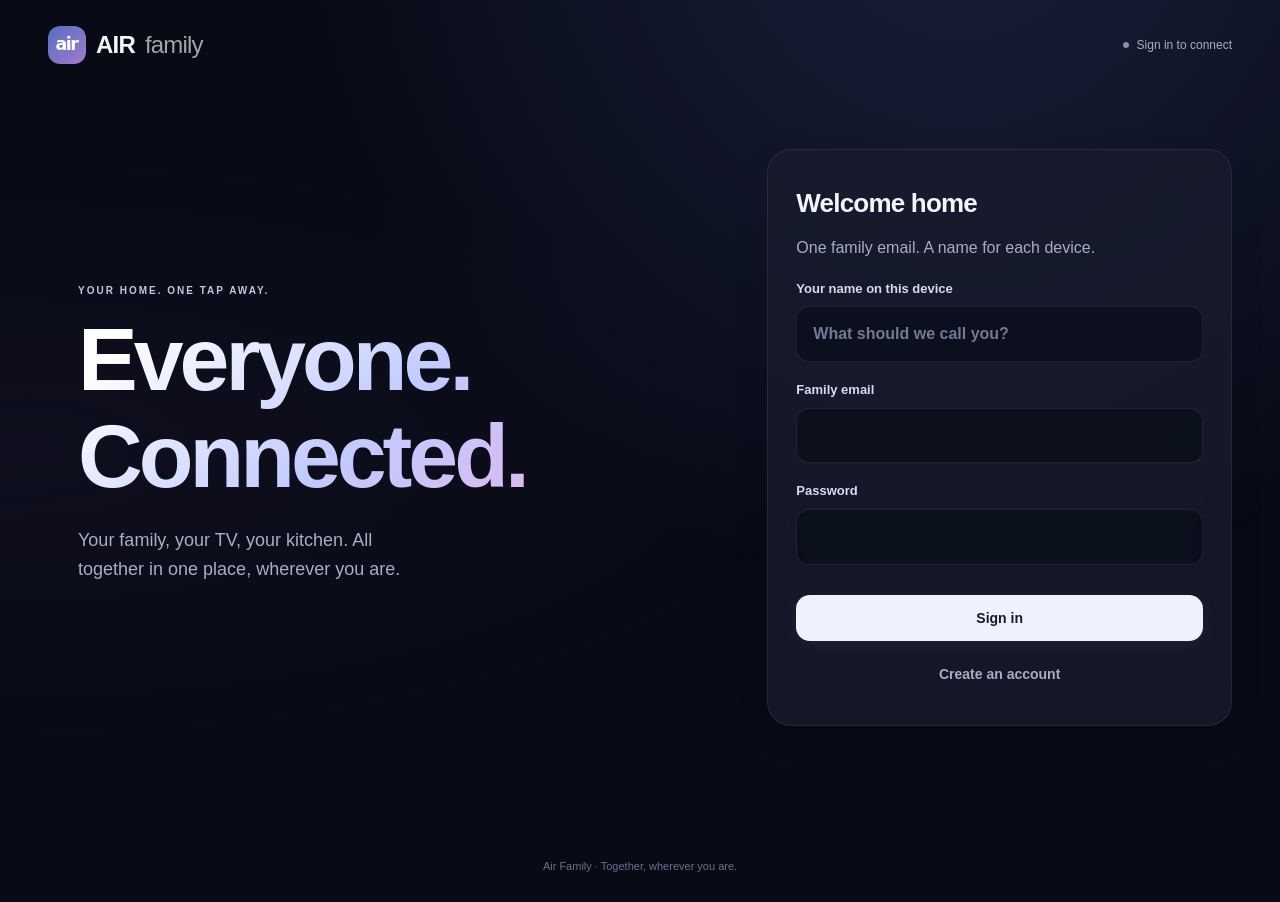
<file: docs/family/index.html>
<!doctype html><html lang="en"><head><meta charset="utf-8"><meta name="viewport" content="width=device-width,initial-scale=1,viewport-fit=cover"><meta name="theme-color" content="#080b16"><meta name="robots" content="noindex"><meta name="apple-mobile-web-app-capable" content="yes"><meta name="apple-mobile-web-app-status-bar-style" content="black-translucent"><link rel="manifest" href="app.webmanifest"><link rel="apple-touch-icon" href="app-icon.png"><title>Air Family</title><link rel="icon" href="icon.svg?v=1.1.0"><link rel="stylesheet" href="style.css?v=1.1.0"></head>
<body><div class="ambient" aria-hidden="true"></div><header><a class="brand" href="./"><img src="icon.svg?v=1.1.0" alt="">AIR <span>family</span></a><div id="connection" role="status">Connecting</div><button id="profileButton" class="avatar" aria-label="Your device profile" hidden>?</button><button id="logout" class="quiet" hidden>Sign out</button></header>
<main><section id="auth"><div class="intro"><p class="eyebrow">YOUR HOME. ONE TAP AWAY.</p><h1>Everyone.<br>Connected.</h1><p>Your family, your TV, your kitchen. All together in one place, wherever you are.</p></div>
<form id="login" class="card"><h2 id="authTitle">Welcome home</h2><p>One family email. A name for each device.</p><label>Your name on this device<input id="person" maxlength="32" autocomplete="nickname" placeholder="What should we call you?" required></label><label>Family email<input id="email" type="email" autocomplete="email" required></label><label>Password<input id="password" type="password" minlength="8" autocomplete="current-password" required></label><button class="primary" id="loginButton">Sign in</button><button type="button" id="authSwitch" class="quiet">Create an account</button></form></section>
<section id="households" hidden><p class="eyebrow">YOUR PEOPLE, YOUR HOME</p><h1>Let’s get connected.</h1><div id="homeList" class="cards"></div><div class="cards"><form id="createHome" class="card"><h2>Start a household</h2><p>Sign the TV into this same Air OS account.</p><label>Household name<input id="homeName" maxlength="40" placeholder="Our home" required></label><button class="primary">Create household</button></form><form id="joinHome" class="card"><h2>Join your household</h2><p>Ask the owner for a family or kitchen code.</p><label>Invitation code<input id="joinCode" maxlength="32" autocomplete="off" required></label><button class="primary">Join household</button></form></div></section>
<section id="app" hidden><div class="appHeading"><div><p class="eyebrow" id="homeLabel"></p><h1 id="greeting"></h1></div><button id="switchHome" class="quiet">Change household</button></div><nav aria-label="Sections">
<button data-tab="overview"><span class="navIcon">⌂</span><span>Home</span></button><button data-tab="message"><span class="navIcon">▣</span><span>TV</span></button><button data-tab="menu"><span class="navIcon">◒</span><span>Menu</span></button><button data-tab="kitchen"><span class="navIcon">♧</span><span>Kitchen</span></button><button data-tab="people"><span class="navIcon">◉</span><span>You</span></button></nav>
<section id="overview" class="panel" hidden>
<div class="hero"><div class="heroCopy"><p class="eyebrow">A LITTLE CLOSER TO HOME</p><h2>Your people.<br>Your place.</h2><p>Send a little hello. Order something good.<br>Make yourself at home.</p><button class="primary" data-open="message">Message the TV <span aria-hidden="true">↗</span></button></div><div class="heroArt" aria-hidden="true"><div class="orbit one"></div><div class="orbit two"></div><div class="tvArt"><span class="airMark">air</span><span class="tvCaption">family</span></div><div class="bubble bubbleOne">Hey, everyone ♡</div><div class="bubble bubbleTwo">Something good is on its way.</div></div></div>
<div class="row sectionTitle"><h2>Made for your home</h2><span class="small">A little connection, anytime.</span></div>
<div class="launchGrid"><button class="launchTile tvTile" data-open="message"><span class="tileArt" aria-hidden="true">▣</span><span class="tileLabel">Say it on TV</span><span class="tileDetail">Your message, spoken out loud</span><span class="tileArrow" aria-hidden="true">↗</span></button><button class="launchTile foodTile" data-open="menu"><span class="tileArt" aria-hidden="true">◒</span><span class="tileLabel">Something good</span><span class="tileDetail" id="menuSummary">Food & drinks from your kitchen</span><span class="tileArrow" aria-hidden="true">↗</span></button><button class="launchTile kitchenTile" data-open="kitchen"><span class="tileArt" aria-hidden="true">♧</span><span class="tileLabel">Kitchen board</span><span class="tileDetail" id="orderSummary">Everything in one place</span><span class="tileArrow" aria-hidden="true">↗</span></button></div>
<div class="deviceStrip"><div><span class="eyebrow">THIS DEVICE</span><p id="deviceSummary"></p></div><button class="quiet" data-open="people">Change name</button></div></section>
<section id="message" class="panel"><div class="cards"><form id="messageForm" class="card accent"><span class="symbol">↗</span><h2>Say it from here.</h2><p>Your TV will say “<span id="voiceName"></span> has said…” followed by your message.</p><label class="sr" for="messageText">Your message</label><textarea id="messageText" maxlength="350" rows="4" placeholder="Dinner’s ready. Come downstairs!" required></textarea><div class="row"><small id="messageCount">0 / 350</small><button class="primary">Send to TV</button></div><p class="small">Queued while the TV is offline. Messages expire after 24 hours.</p></form><div class="card"><h2>Recent messages</h2><div id="messageHistory" class="stack"></div></div></div></section>
<section id="menu" class="panel" hidden><div class="row"><h2>What sounds good?</h2><button id="refreshMenu" class="quiet">Refresh</button></div><p>Choose food, a drink, or both. The kitchen will hear your request.</p><div id="menuItems" class="cards menuGrid"></div><div id="basket" class="card basket"><div id="basketLines"></div><button id="sendOrder" class="primary">Send request</button></div><h2>Your requests</h2><div id="myOrders" class="stack"></div></section>
<section id="kitchen" class="panel" hidden><div id="kitchenDenied" class="card" hidden><h2>Kitchen access needed</h2><p>Join with the kitchen invitation code to manage stock and requests.</p><button id="kitchenJoin" class="primary">Enter kitchen code</button></div><div id="kitchenAllowed"><div class="row"><div><p class="eyebrow">THE KITCHEN BOARD</p><h2>Something good is on its way.</h2></div><button id="enableSound" class="primary">Enable announcements</button></div><p id="kitchenStatus" class="small">Keep this app open to receive new requests.</p><div id="orders" class="cards"></div><details class="card inventory" open><summary>Food & drink stock</summary><p>Quantities are available portions. Requests reserve stock; cancelling returns it.</p><form id="itemForm" class="row wrap"><input id="itemId" type="hidden"><label>Name<input id="itemName" maxlength="60" required placeholder="Sandwich"></label><label>Type<select id="itemKind"><option value="food">Food</option><option value="drink">Drink</option></select></label><label>Available quantity<input id="itemQuantity" type="number" min="0" max="100000" value="1" required></label><button class="primary">Save item</button><button id="clearItem" type="button" class="quiet">Clear</button></form><div id="stock" class="stack"></div></details></div></section>
<section id="people" class="panel" hidden><div class="cards"><form id="nameForm" class="card"><h2>Your device profile</h2><p>This name is saved on this device. Your TV and kitchen will say it when you send something.</p><label>Name<input id="newName" maxlength="32" required></label><button class="primary">Save name</button></form><div class="card" id="inviteCard"><h2>Invite your people</h2><p>Everyone can use the same family email and password, then choose their own name on each device. A shared login gives the same household access to each device.</p><p>Prefer separate accounts? Use an invitation code below.</p><div id="codes"></div><button id="rotateCodes" class="quiet" hidden>Replace invitation codes</button></div><div class="card"><h2>Kitchen tablet</h2><p>Install Air Kitchen on an Android tablet, sign in and join with the kitchen code. Keep it open for pop-up requests and spoken announcements.</p><a class="button primary" href="downloads/Air-Kitchen.apk">Get Air Kitchen</a><p class="small">Android 7 or newer · version 1.1.0</p><button id="installApp" class="quiet" hidden>Add to home screen</button><p id="installHelp" class="small">On iPhone: Share → Add to Home Screen. On Android: Chrome menu → Add to home screen.</p></div></div><div id="members" class="card" hidden></div></section>
</section><div id="notice" role="status" aria-live="polite" hidden></div></main>
<dialog id="newRequest"><p class="eyebrow">NEW KITCHEN REQUEST</p><h2 id="requestTitle"></h2><p id="requestText"></p><button id="dismissRequest" class="primary">Got it</button></dialog><footer>Air Family · Together, wherever you are.</footer>
<dialog id="devicePrompt"><form id="deviceForm"><p class="eyebrow">MAKE THIS DEVICE YOURS</p><h2>Who’s here?</h2><p>Use your own name, even when sharing the family email.</p><label>Your name<input id="deviceName" maxlength="32" autocomplete="nickname" required></label><button class="primary">Continue</button></form></dialog>
<script src="profile.js?v=1.1.0"></script><script src="config.js"></script><script src="api.js?v=1.1.0"></script><script src="app.js?v=1.1.0"></script></body></html>
</file>
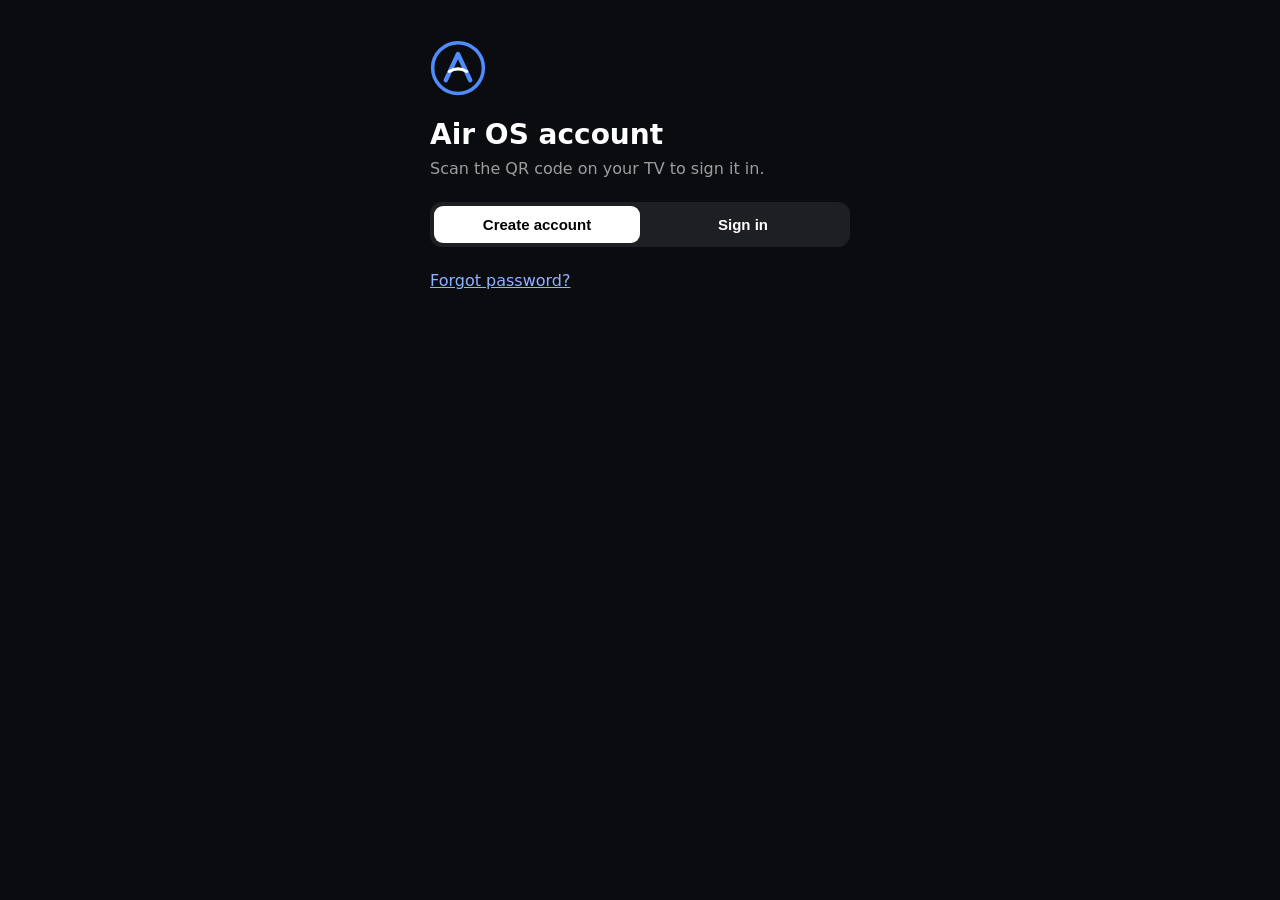
<file: docs/link/index.html>
<!doctype html>
<html lang="en">
<head>
<meta charset="utf-8">
<meta name="viewport" content="width=device-width,initial-scale=1">
<meta name="robots" content="noindex">
<title>Air OS account</title>
<style>
:root{color-scheme:dark}
body{margin:0;font-family:system-ui,-apple-system,sans-serif;background:#0b0c10;color:#fff;display:flex;justify-content:center}
main{width:100%;max-width:420px;padding:40px 22px}
h1{font-size:28px;margin:18px 0 6px}p{color:#ffffff99;line-height:1.45;margin:0 0 22px}
.tabs{display:flex;background:#ffffff14;border-radius:12px;padding:4px;margin-bottom:22px}
.tabs button{flex:1;padding:10px;border:0;border-radius:9px;background:none;color:#fff;font-size:15px;font-weight:600}
.tabs button.on{background:#fff;color:#000}
input{width:100%;box-sizing:border-box;padding:15px;margin-bottom:12px;border-radius:12px;border:1px solid #ffffff26;background:#ffffff10;color:#fff;font-size:17px}
.go{width:100%;padding:16px;border:0;border-radius:12px;background:#4f8cff;color:#fff;font-size:17px;font-weight:700;margin-top:6px}
.go:disabled{opacity:.6}
#msg{margin-top:16px;min-height:22px;color:#ffb4a8;line-height:1.45}#msg.ok{color:#7ee2a8}a{color:#8fb4ff}
</style>
</head>
<body><main>
<svg viewBox="0 0 64 64" width="56" height="56"><circle cx="32" cy="32" r="29" fill="none" stroke="#4f8cff" stroke-width="4"/><path d="M18 46 L32 16 L46 46" fill="none" stroke="#4f8cff" stroke-width="5" stroke-linecap="round" stroke-linejoin="round"/><path d="M22 36 Q32 30 42 36" fill="none" stroke="#fff" stroke-width="3.5" stroke-linecap="round"/></svg>
<h1>Air OS account</h1>
<p id="intro">Create an account or sign in. Your TV signs in by itself when you're done.</p>
<div class="tabs"><button id="t-new" class="on" type="button">Create account</button><button id="t-in" type="button">Sign in</button></div>
<form id="f">
 <input id="email" type="email" autocomplete="email" placeholder="Email" required>
 <input id="pw" type="password" autocomplete="new-password" placeholder="Password (6+ characters)" minlength="6" required>
 <input id="pw2" type="password" autocomplete="new-password" placeholder="Type the password again" minlength="6">
 <button class="go" id="go">Create account</button>
</form>
<p style="margin-top:14px"><a href="#" id="forgot">Forgot password?</a></p>
<div id="msg"></div>
</main>
<script>
// Public project address and key (safe to publish; database rules protect each account's data).
const SUPABASE='https://rwwfetfirqdrqdubvkly.supabase.co';
const KEY='eyJhbGciOiJIUzI1NiIsInR5cCI6IkpXVCJ9.eyJpc3MiOiJzdXBhYmFzZSIsInJlZiI6InJ3d2ZldGZpcnFkcnFkdWJ2a2x5Iiwicm9sZSI6ImFub24iLCJpYXQiOjE3OTEzMDgwODIsImV4cCI6MjEwNjg4NDA4Mn0.Hz7M9rSGoiZbyulfeBk2HeCO79DgTyQTUdoZIsEU1tU';
const code=new URLSearchParams(location.search).get('c')||'';
const $=id=>document.getElementById(id);
const msg=(t,ok)=>{$('msg').textContent=t;$('msg').className=ok?'ok':''};
let mode='signup';
function tab(m){mode=m;$('t-new').className=m==='signup'?'on':'';$('t-in').className=m==='login'?'on':'';
 $('pw2').style.display=m==='signup'?'':'none';$('pw2').required=m==='signup';$('go').textContent=m==='signup'?'Create account':'Sign in';
 $('pw').autocomplete=m==='signup'?'new-password':'current-password';msg('')}
$('t-new').onclick=()=>tab('signup');$('t-in').onclick=()=>tab('login');
async function call(path,body){
 const r=await fetch(SUPABASE+path,{method:'POST',headers:{apikey:KEY,Authorization:'Bearer '+KEY,'Content-Type':'application/json'},body:JSON.stringify(body)});
 const j=await r.json().catch(()=>null);
 if(!r.ok)throw Error(j?.msg||j?.error_description||j?.message||'Something went wrong. Try again.');
 return j;
}
if(!code){$('intro').textContent='Scan the QR code on your TV to sign it in.';$('f').style.display='none'}
$('f').onsubmit=async e=>{e.preventDefault();
 if(mode==='signup'&&$('pw').value!==$('pw2').value)return msg("The passwords don't match");
 $('go').disabled=true;msg('Please wait…',true);
 try{
  const body={email:$('email').value.trim(),password:$('pw').value};
  const s=mode==='signup'?await call('/auth/v1/signup',body):await call('/auth/v1/token?grant_type=password',body);
  if(!s.refresh_token){msg('Check your email for a link to confirm your account, then come back and choose Sign in.',true);tab('login')}
  else if(await call('/rest/v1/rpc/complete_pair',{p_code:code,p_token:s.refresh_token})!==true)
   msg('This code has expired. Show a new QR code on your TV and scan it again.');
  else{msg('Done! Your TV is signing in now. You can close this page.',true);$('f').style.display='none'}
 }catch(err){msg(err.message)}
 $('go').disabled=false};
$('forgot').onclick=async e=>{e.preventDefault();const email=$('email').value.trim();if(!email)return msg('Type your email first');
 try{await call('/auth/v1/recover',{email});msg('Password reset link sent to '+email,true)}catch(err){msg(err.message)}};
</script>
</body>
</html>
</file>
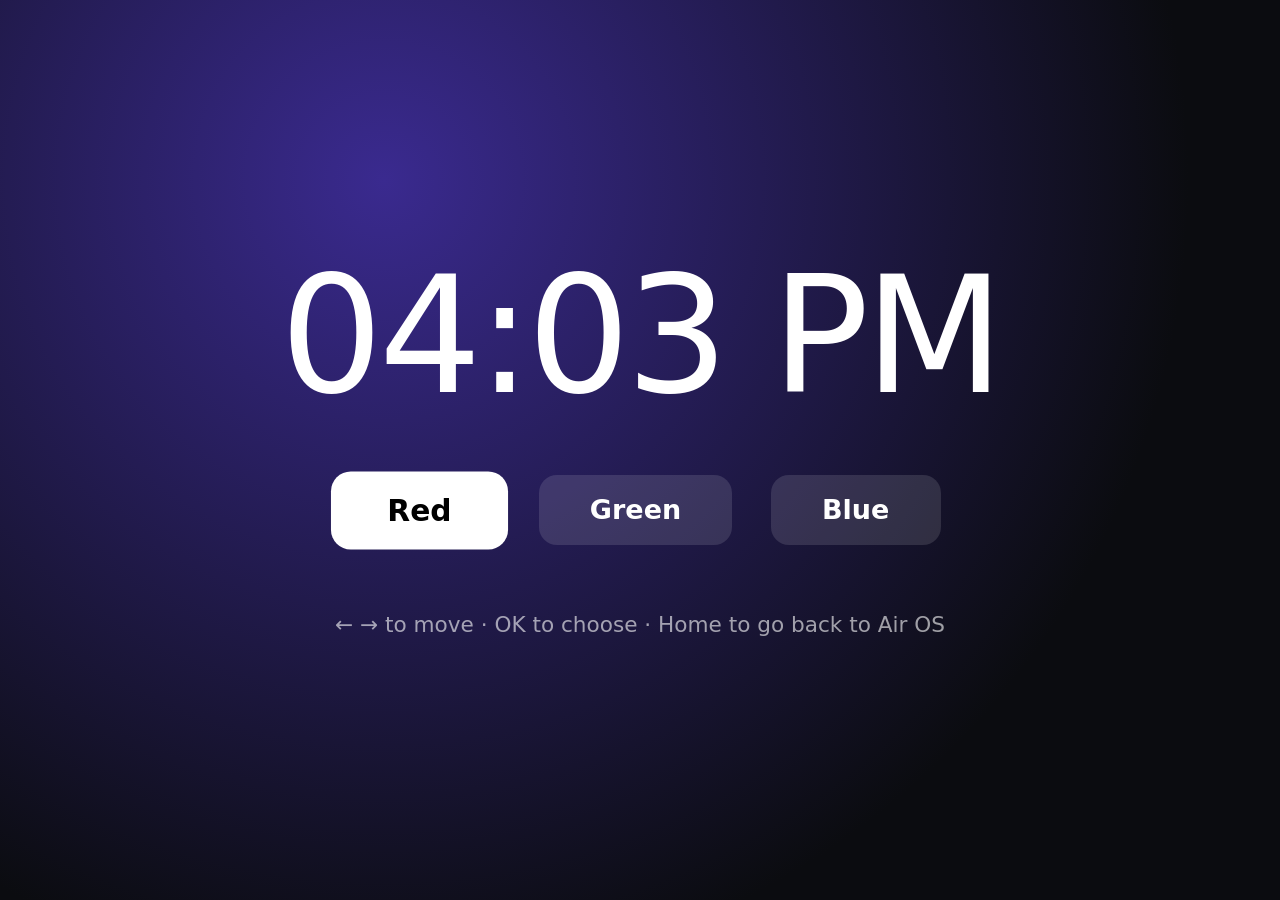
<file: examples/hello-world/index.html>
<!doctype html>
<html lang="en">
<head>
<meta charset="utf-8">
<title>Hello</title>
<style>
html,body{margin:0;height:100%;background:radial-gradient(circle at 30% 20%,#3a2a8f,#0b0c10 70%);color:#fff;font-family:system-ui,sans-serif;cursor:none}
main{height:100%;display:flex;flex-direction:column;align-items:center;justify-content:center;gap:5vh}
#time{font-size:18vh;font-weight:200;letter-spacing:-.5vh}
.buttons{display:flex;gap:3vw}
button{font:600 3vh system-ui;padding:2.2vh 4vw;border:0;border-radius:2vh;background:#ffffff1f;color:#fff;transition:transform .15s}
button.focus{background:#fff;color:#000;transform:scale(1.1)}
p{color:#ffffff99;font-size:2.4vh}
</style>
</head>
<body>
<main>
 <div id="time"></div>
 <div class="buttons"><button>Red</button><button>Green</button><button>Blue</button></div>
 <p>← → to move · OK to choose · Home to go back to Air OS</p>
</main>
<script>
// Air OS remotes send arrow keys, Enter (OK) and Escape (Back) like a keyboard.
const tick=()=>document.getElementById('time').textContent=new Date().toLocaleTimeString([],{hour:'2-digit',minute:'2-digit'});
tick();setInterval(tick,1000);
const buttons=[...document.querySelectorAll('button')],colours=['#8f2a2a','#1f6b3a','#1f3f8f'];let i=0;
const focus=()=>buttons.forEach((b,n)=>b.classList.toggle('focus',n===i));focus();
addEventListener('keydown',e=>{
 if(e.key==='ArrowRight')i=Math.min(i+1,buttons.length-1);
 else if(e.key==='ArrowLeft')i=Math.max(i-1,0);
 else if(e.key==='Enter')document.body.style.background=`radial-gradient(circle at 30% 20%,${colours[i]},#0b0c10 70%)`;
 else return;
 e.preventDefault();focus();
});
</script>
</body>
</html>
</file>
<file: docs/family/style.css>
:root{font-family:-apple-system,BlinkMacSystemFont,"Segoe UI",sans-serif;color:#f4f5fa;background:#080b16;font-size:16px;color-scheme:dark;--muted:#a8aec4;--line:#ffffff12;--glass:#191d2ebf;--blue:#9ebcff}*{box-sizing:border-box}body{margin:0;min-height:100dvh;overscroll-behavior-y:none;-webkit-tap-highlight-color:transparent}.ambient{position:fixed;inset:0;pointer-events:none;z-index:-1;background:radial-gradient(ellipse at 75% -15%,#34417266,transparent 50%),radial-gradient(ellipse at 0% 50%,#38265028,transparent 45%)}header{max-width:1380px;margin:auto;display:flex;align-items:center;gap:18px;padding:24px 48px;height:90px}.brand{display:flex;align-items:center;gap:10px;color:inherit;text-decoration:none;font-size:24px;font-weight:750;letter-spacing:-.8px}.brand img{width:38px;height:38px;border-radius:12px}.brand span{font-weight:450;opacity:.65}#connection{margin-left:auto;font-size:12px;color:var(--muted);display:flex;align-items:center;gap:8px}#connection:before{content:"";width:6px;height:6px;background:#8791ad;border-radius:50%}body.connected #connection:before{background:#82d8ac;box-shadow:0 0 12px #82d8ac55}main{max-width:1380px;margin:auto;padding:24px 48px 64px;min-height:calc(100dvh - 150px)}h1{font-size:clamp(38px,5vw,62px);line-height:1.08;letter-spacing:-2px;margin:12px 0 22px;font-weight:700}h2{font-size:26px;letter-spacing:-.8px;margin:10px 0 16px;font-weight:650}p{line-height:1.6;color:var(--muted)}.eyebrow{font-size:10px;font-weight:650;letter-spacing:2px;color:#bfc8e0}.intro{padding:30px}.intro h1{font-size:clamp(56px,7vw,100px);letter-spacing:-4px;background:linear-gradient(140deg,#fff 10%,#c1cbff 55%,#e3b3ea);background-clip:text;color:transparent}.intro p:not(.eyebrow){max-width:340px;font-size:18px}#auth{display:grid;grid-template-columns:1.3fr 1fr;gap:9vw;align-items:center;padding:35px 0 50px}.card{border:1px solid var(--line);border-radius:24px;background:var(--glass);padding:28px;box-shadow:0 12px 38px #00000012;backdrop-filter:blur(24px)}.cards{display:grid;grid-template-columns:repeat(auto-fit,minmax(min(100%,300px),1fr));gap:20px;margin:24px 0}.stack{display:grid;gap:14px}.row{display:flex;gap:14px;justify-content:space-between;align-items:center}.wrap{flex-wrap:wrap}.row label{flex:1;min-width:130px}label{display:block;font-size:13px;font-weight:550;line-height:1.6;margin:18px 0;color:#d8dcf0}input,textarea,select{display:block;width:100%;margin-top:7px;border:1px solid #ffffff14;border-radius:13px;padding:14px 16px;font:inherit;color:#fff;background:#090d19a0;font-size:16px}input::placeholder,textarea::placeholder{color:#717a94}textarea{resize:vertical;min-height:140px}button,.button{display:inline-flex;align-items:center;justify-content:center;gap:10px;cursor:pointer;border:0;border-radius:14px;padding:14px 20px;font:inherit;font-size:14px;font-weight:600;text-decoration:none;transition:transform .18s,background .18s,box-shadow .18s;min-height:46px}button:hover,.button:hover{filter:brightness(1.13)}button:active,.button:active{transform:scale(.97)}button:disabled{opacity:.4;cursor:default}.primary{background:#eef2ff;color:#131b30;box-shadow:0 4px 18px #bacbff10}.quiet{background:#ffffff0c;color:#d9e0f8}button:focus-visible,input:focus-visible,textarea:focus-visible,a:focus-visible,summary:focus-visible,select:focus-visible{outline:3px solid #b6ceff;outline-offset:4px}.avatar{width:42px;height:42px;border-radius:50%;padding:0;min-height:42px;background:linear-gradient(135deg,#9aaff0,#d6b5eb);color:#111a32;font-size:14px}#login .primary{width:100%;margin-top:12px}#authSwitch{width:100%;margin-top:10px;background:none;color:var(--muted)}.appHeading{display:flex;justify-content:space-between;gap:18px;align-items:center}.appHeading h1{font-size:36px;letter-spacing:-1.4px;margin-bottom:14px}.appHeading .eyebrow{margin-bottom:0}nav{display:flex;gap:5px;padding:8px;border:1px solid var(--line);border-radius:18px;background:#171b2bba;backdrop-filter:blur(30px);width:fit-content;margin:12px 0 4px}nav button{white-space:nowrap;background:transparent;color:#9da6bf;padding:11px 20px;min-height:42px;border-radius:12px}nav button.on{background:#f4f5fa;color:#121a2e;box-shadow:0 3px 14px #0003}.navIcon{font-size:19px;line-height:1}.panel{padding-top:24px;animation:appear .25s ease}.hero{position:relative;display:grid;grid-template-columns:1.1fr 1fr;overflow:hidden;border:1px solid #ffffff1a;border-radius:30px;background:radial-gradient(ellipse at 100% 30%,#4b408477,transparent 60%),linear-gradient(125deg,#1e2945,#292744 55%,#373057);min-height:335px;box-shadow:0 18px 60px #0002}.heroCopy{padding:42px;z-index:1}.hero h2{font-size:clamp(38px,4.5vw,60px);line-height:1.03;letter-spacing:-2.4px;margin:16px 0 18px}.hero p:not(.eyebrow){color:#b6bfd9;font-size:15px}.hero .primary{margin-top:8px}.heroArt{position:relative;display:grid;place-items:center;min-height:300px}.tvArt{position:relative;display:flex;flex-direction:column;align-items:center;justify-content:center;width:78%;max-width:370px;aspect-ratio:1.55;background:radial-gradient(ellipse at 15% 110%,#ca95e2,transparent 70%),radial-gradient(ellipse at 100% 0%,#8ea5ee,transparent 70%),linear-gradient(135deg,#4e5c96,#564283);border:5px solid #080d23;border-radius:20px;transform:perspective(800px) rotateY(-12deg) rotateX(5deg);box-shadow:0 24px 60px #0007,0 0 0 1px #c4cfff44}.tvArt:after{content:"";position:absolute;bottom:-20px;width:30%;height:5px;border-radius:50%;background:#060a1c}.airMark{font-size:68px;letter-spacing:-6px;font-weight:750}.tvCaption{font-size:13px;letter-spacing:6px;opacity:.8}.orbit{position:absolute;border:1px solid #ffffff08;border-radius:50%;width:430px;height:430px}.orbit.two{width:550px;height:550px}.bubble{position:absolute;z-index:2;backdrop-filter:blur(25px);background:#cad8ff20;border:1px solid #ffffff22;border-radius:16px;padding:12px 18px;font-size:12px;box-shadow:0 10px 25px #0002}.bubbleOne{top:45px;right:28px}.bubbleTwo{bottom:46px;left:14px}.sectionTitle{margin:30px 0 18px}.sectionTitle h2{font-size:21px;margin:0}.launchGrid{display:grid;grid-template-columns:repeat(3,1fr);gap:20px}.launchTile{position:relative;display:flex;align-items:flex-start;text-align:left;flex-direction:column;gap:8px;padding:26px;min-height:210px;border-radius:24px;overflow:hidden;border:1px solid #ffffff14;box-shadow:0 10px 32px #0002}.launchTile:hover,.launchTile:focus-visible{transform:translateY(-5px) scale(1.02);box-shadow:0 18px 40px #0004}.tvTile{background:radial-gradient(ellipse at 90% 0%,#5476cc66,transparent 75%),#182946;color:#f0f5ff}.foodTile{background:radial-gradient(ellipse at 90% 0%,#b4716266,transparent 75%),#422f3e;color:#fff1e9}.kitchenTile{background:radial-gradient(ellipse at 90% 0%,#6c9f9866,transparent 75%),#213a3b;color:#e9fff4}.tileArt{font-size:42px;font-weight:300;height:70px;opacity:.85}.tileLabel{font-size:20px;letter-spacing:-.5px}.tileDetail{font-size:12px;opacity:.65;font-weight:400}.tileArrow{position:absolute;right:24px;top:26px;opacity:.65;font-size:24px}.deviceStrip{margin-top:24px;border:1px solid var(--line);background:#ffffff03;border-radius:20px;padding:18px 24px;display:flex;justify-content:space-between;align-items:center;gap:20px}.deviceStrip p{margin:5px 0 0;font-size:14px}.accent{background:radial-gradient(ellipse at 0% 0%,#496ca633,transparent 80%),#192339}.symbol{display:inline-block;font-size:35px;color:#b4c9ff}.small,small{font-size:12px;color:var(--muted)}.menuGrid{grid-template-columns:repeat(auto-fit,minmax(230px,1fr))}.menuGrid .card{background:linear-gradient(150deg,#272d41,#181d2e);transition:transform .2s}.itemHead{display:flex;justify-content:space-between;align-items:center}.tag{font-size:10px;letter-spacing:1px;text-transform:uppercase;padding:6px 10px;border-radius:8px;background:#ffffff0c;color:#c0c8de}.qty{display:flex;gap:12px;align-items:center}.qty button{padding:7px 14px;font-size:20px;background:#ffffff0c;min-height:42px;color:#e4eaff}.qty span{min-width:20px;text-align:center;font-weight:600}.basket{position:sticky;bottom:20px;display:flex;gap:18px;align-items:center;justify-content:space-between;box-shadow:0 8px 40px #0006;background:#22293ee8;z-index:3}.order{padding:22px;border:1px solid var(--line);border-radius:20px;background:#191d2e}.order h2{font-size:21px;margin:0}.order ul{line-height:1.9;padding-left:20px;color:#d2d9ed}.order.ready{border-color:#79cdaa55;background:#1b302f}.status{color:#aec2ef;font-size:11px;font-weight:600;text-transform:uppercase;letter-spacing:1px;padding:6px 8px;border-radius:7px;background:#ffffff08}.inventory{margin-top:28px}summary{font-weight:650;font-size:23px;cursor:pointer}.stockRow{display:flex;align-items:center;justify-content:space-between;gap:12px;padding:16px 0;border-bottom:1px solid var(--line)}.stockRow p{margin:3px 0}.stockRow .row{justify-content:flex-end}#notice{position:fixed;bottom:24px;left:50%;transform:translateX(-50%);max-width:92vw;z-index:30;padding:16px 23px;border:1px solid #ffffff22;border-radius:16px;background:#303951ee;color:#fff;box-shadow:0 4px 40px #0006;backdrop-filter:blur(25px)}dialog{max-width:480px;width:90vw;border:1px solid #ffffff18;border-radius:28px;padding:35px;color:#fff;background:#242b40;box-shadow:0 15px 80px #0006}dialog::backdrop{background:#040612aa;backdrop-filter:blur(10px)}code{display:block;background:#0d1325;padding:14px;word-break:break-all;border-radius:12px;font-size:14px;user-select:all;margin:8px 0 18px;color:#c0d4ff}footer{text-align:center;color:#66708b;font-size:11px;padding:20px 20px 30px}.sr{position:absolute;width:1px;height:1px;overflow:hidden;clip:rect(0,0,0,0)}[hidden]{display:none!important}@keyframes appear{from{opacity:0;transform:translateY(5px)}to{opacity:1;transform:none}}@media(prefers-reduced-motion:reduce){*{animation:none!important;transition:none!important}}@media(max-width:760px){header{padding:16px 20px;height:74px;gap:12px}.brand{font-size:20px}.brand img{width:30px;height:30px}.brand span{font-size:18px}#connection{font-size:10px}#logout{font-size:11px;padding:9px 12px;min-height:36px}.avatar{width:34px;height:34px;min-height:34px;font-size:12px}main{padding:12px 20px calc(105px + env(safe-area-inset-bottom))}#auth{grid-template-columns:1fr;gap:22px;padding:0}.intro{padding:15px 6px}.intro h1{font-size:52px;letter-spacing:-2px;margin:12px 0}.intro h1 br{display:none}.intro p:not(.eyebrow){font-size:15px;max-width:350px;margin:14px 0 0}.card{padding:23px}.appHeading{align-items:center}.appHeading h1{font-size:29px;letter-spacing:-1px}.appHeading .quiet{padding:10px 12px;font-size:11px}.panel{padding-top:14px}nav{position:fixed;bottom:calc(12px + env(safe-area-inset-bottom));left:50%;transform:translateX(-50%);z-index:15;width:calc(100% - 28px);max-width:480px;margin:0;padding:7px;border-radius:24px;box-shadow:0 8px 36px #0008;background:#242b40e8;justify-content:space-around;gap:1px}nav button{padding:9px 8px;min-width:52px;flex:1;flex-direction:column;gap:4px;font-size:10px;border-radius:17px;min-height:54px}.navIcon{font-size:22px}.hero{grid-template-columns:1fr;min-height:0;border-radius:24px}.heroCopy{padding:28px 28px 24px}.hero h2{font-size:42px;letter-spacing:-1.8px}.heroArt{min-height:210px;margin-top:-18px}.tvArt{width:65%;max-width:230px;border-width:4px}.airMark{font-size:52px}.bubble{font-size:10px;padding:9px 12px}.bubbleOne{top:15px;right:22px}.bubbleTwo{bottom:28px;left:18px}.sectionTitle{margin-top:28px}.sectionTitle h2{font-size:19px}.sectionTitle .small{display:none}.launchGrid{grid-template-columns:1fr 1fr;gap:12px}.launchTile{padding:19px;min-height:182px;border-radius:20px}.launchTile:last-child{grid-column:1/-1;min-height:100px;padding-left:78px;justify-content:center}.launchTile:last-child .tileArt{position:absolute;left:24px;height:auto;font-size:33px}.tileArt{font-size:35px;height:52px}.tileLabel{font-size:17px}.tileDetail{font-size:11px}.tileArrow{top:18px;right:18px;font-size:21px}.deviceStrip{padding:16px}.deviceStrip .quiet{font-size:11px;padding:10px 12px}.basket{flex-direction:column;align-items:stretch;bottom:calc(96px + env(safe-area-inset-bottom));padding:18px}.basket .primary{width:100%}.stockRow{align-items:flex-start;flex-wrap:wrap}h2{font-size:23px}#notice{bottom:calc(102px + env(safe-area-inset-bottom));width:max-content}footer{display:none}.menuGrid{grid-template-columns:repeat(auto-fit,minmax(150px,1fr))}.menuGrid .card{padding:20px}.menuGrid h2{font-size:20px}}
@media(display-mode:standalone){header{padding-top:calc(18px + env(safe-area-inset-top));height:calc(78px + env(safe-area-inset-top))}}
</file>
